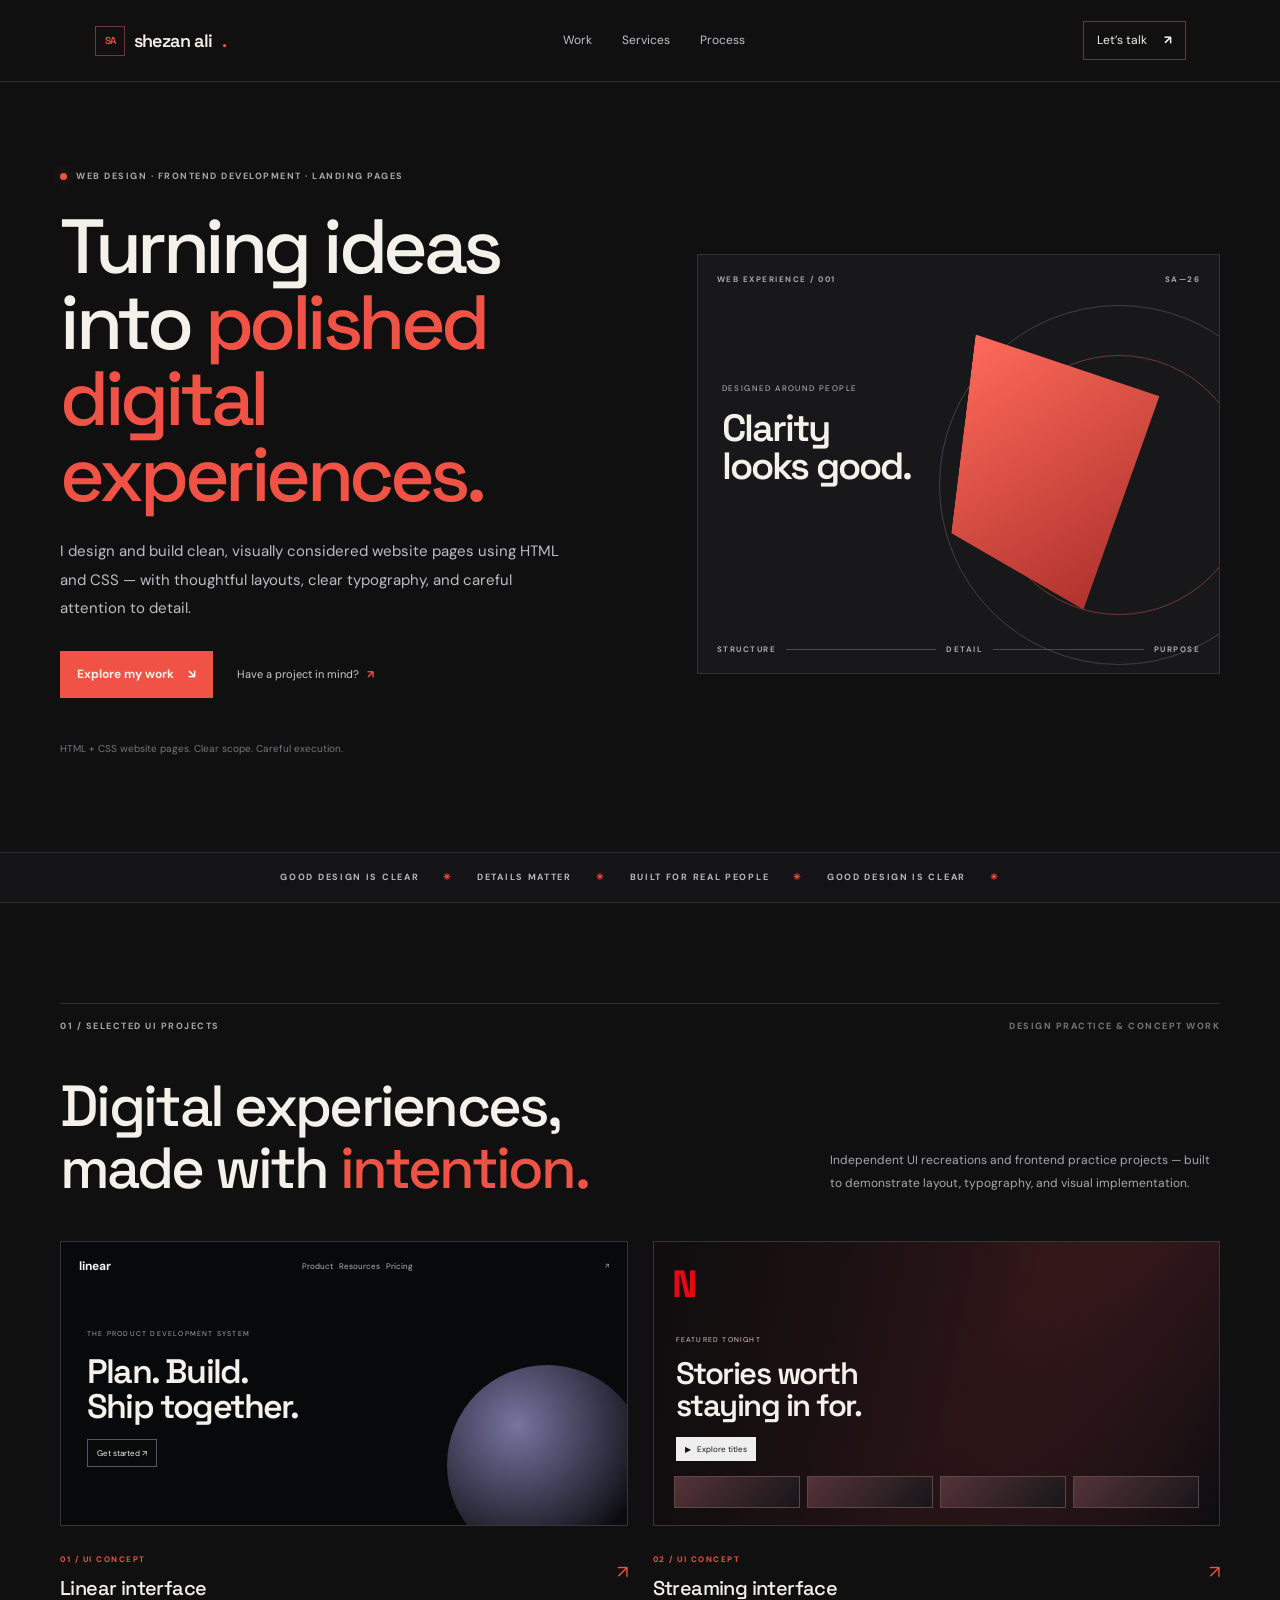
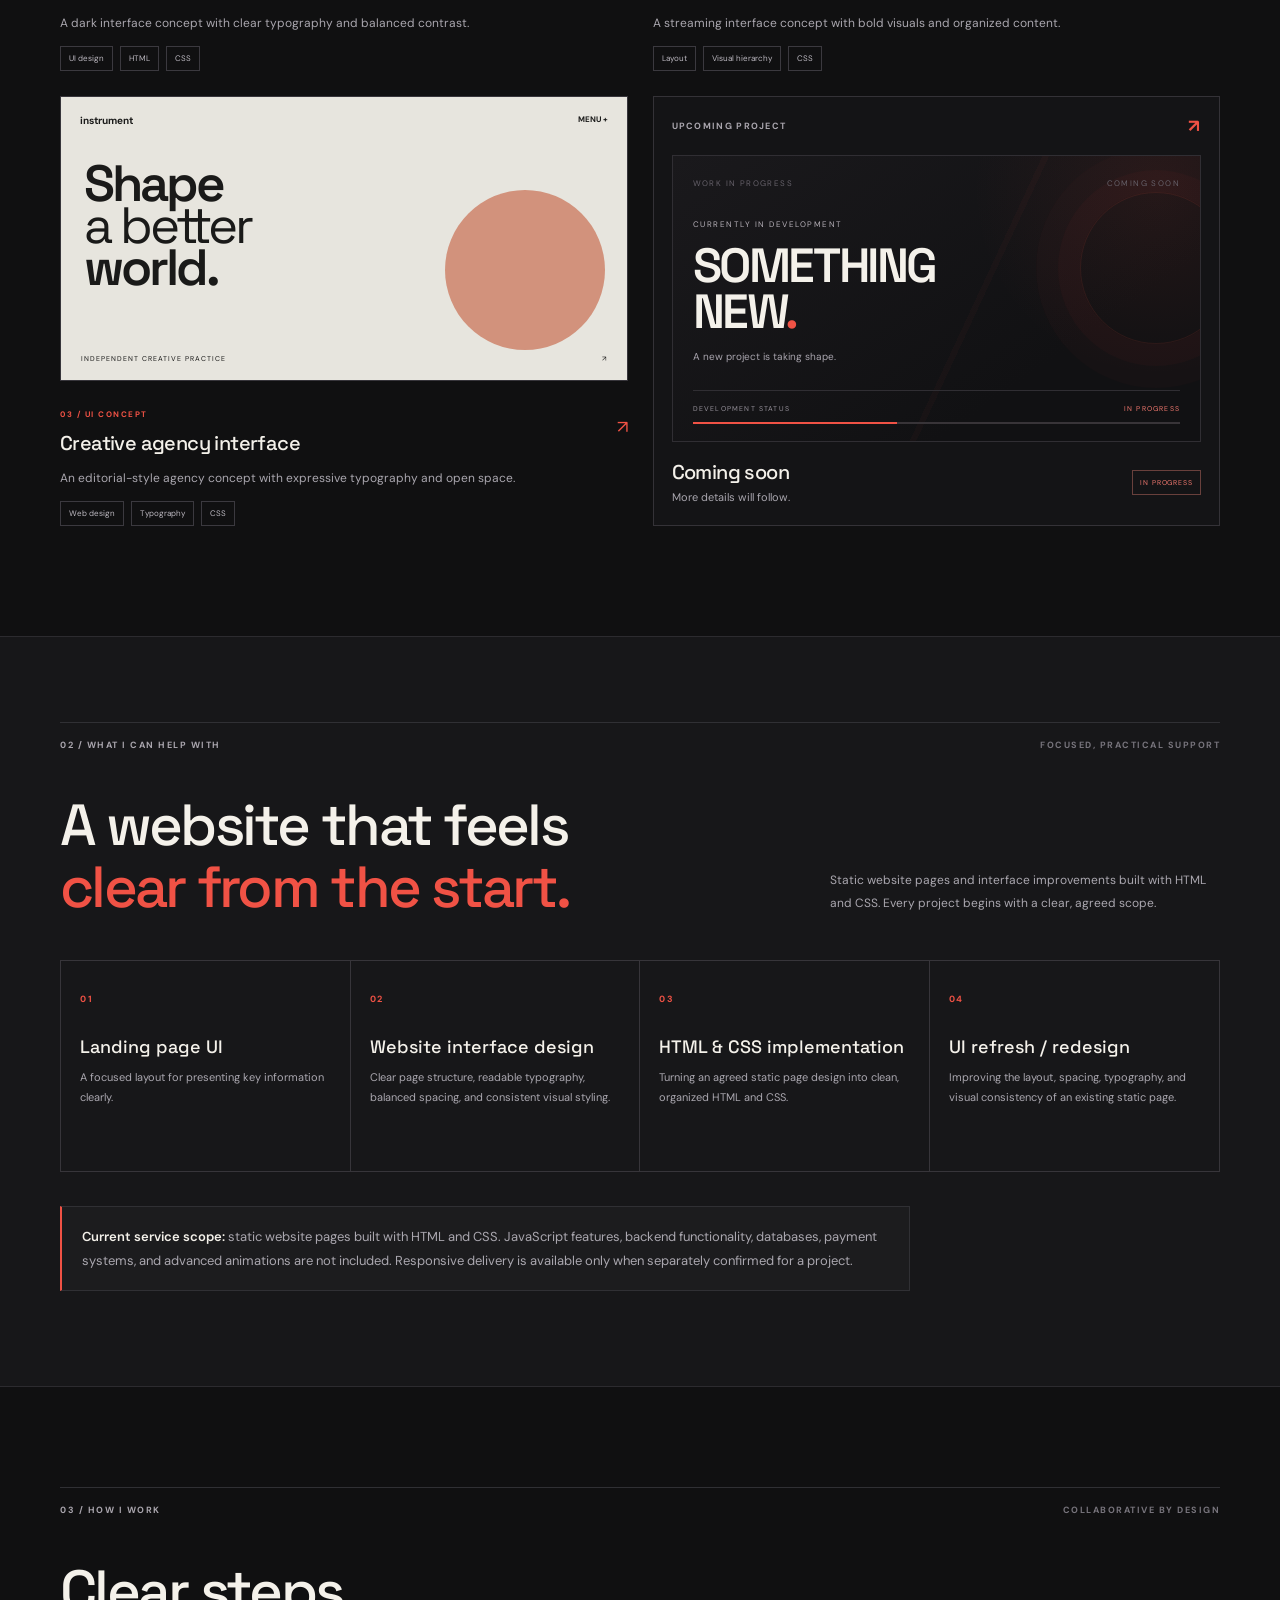
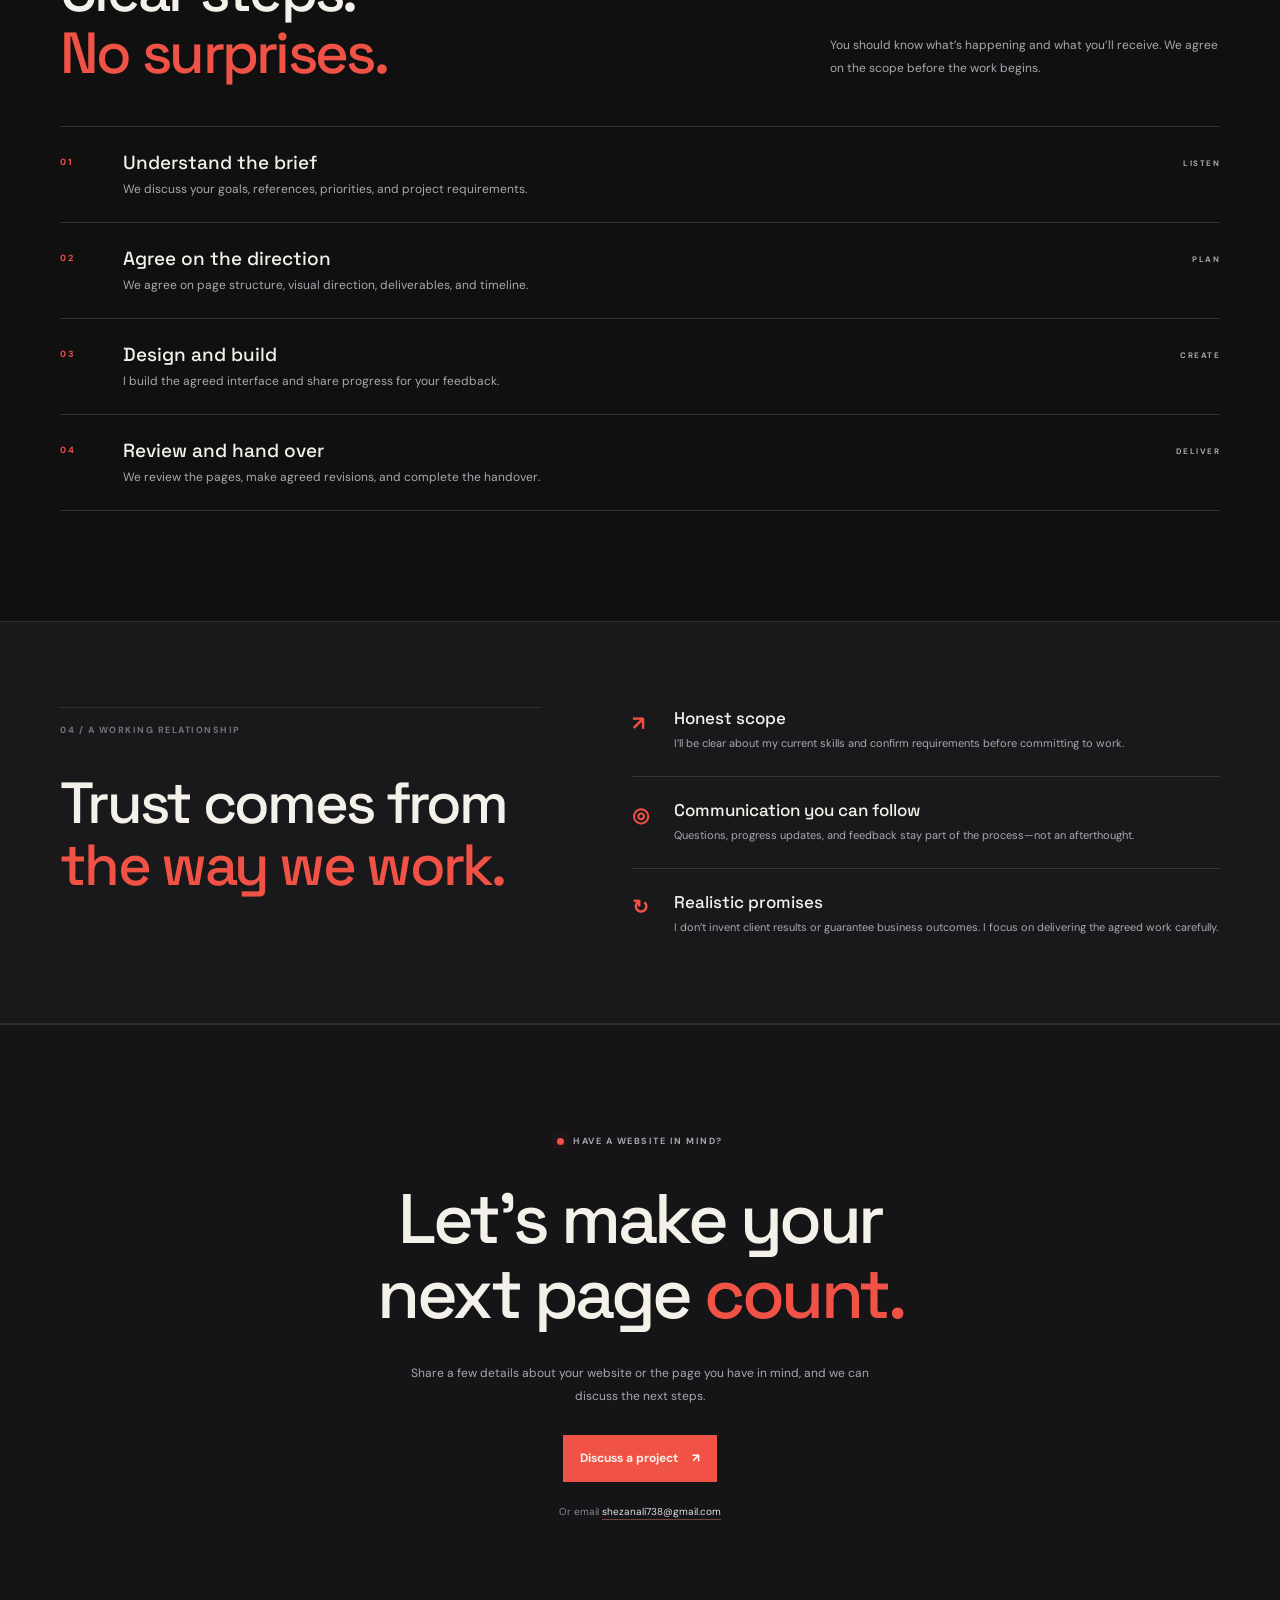
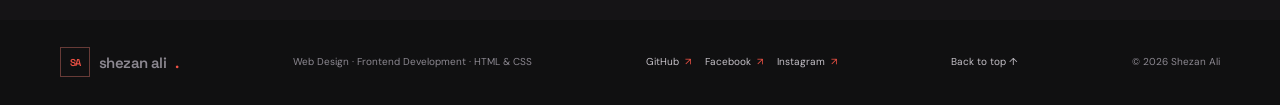
<file: index.html>
<!doctype html>
<html lang="en">

<head>
  <meta charset="utf-8" />
  <meta name="viewport" content="width=device-width, initial-scale=1" />
  <meta name="description"
    content="Shezan Ali is a web designer and frontend developer creating clean website interfaces and static landing pages with HTML and CSS." />
  <meta name="theme-color" content="#101011" />
  <title>Shezan Ali — Web Designer &amp; Frontend Developer</title>
  <link rel="preconnect" href="https://fonts.googleapis.com" />
  <link rel="preconnect" href="https://fonts.gstatic.com" crossorigin />
  <link
    href="https://fonts.googleapis.com/css2?family=DM+Sans:wght@400;500;600;700&family=Space+Grotesk:wght@400;500;600;700&display=swap"
    rel="stylesheet" />
  <link rel="stylesheet" href="style.css" />
</head>

<body>
  <header class="nav wrap">
    <a class="logo" href="#top"><span>SA</span> shezan ali<span class="red">.</span></a>
    <nav>
      <a href="#work">Work</a><a href="#services">Services</a><a href="#process">Process</a>
    </nav>
    <a class="nav-cta" href="#contact">Let’s talk <b>↗</b></a>
  </header>
  <main id="top">
    <section class="hero wrap">
      <div class="hero-copy">
        <p class="eyebrow"><i></i> WEB DESIGN · FRONTEND DEVELOPMENT · LANDING PAGES</p>
        <h1>Turning ideas into <em>polished digital experiences.</em></h1>
        <p class="lede">
          I design and build clean, visually considered website pages using HTML and CSS — with thoughtful layouts,
          clear typography, and careful attention to detail.
        </p>
        <div class="actions">
          <a class="button" href="#work">Explore my work <b>↘</b></a><a class="text-link" href="#contact">Have a project
            in mind? <b>↗</b></a>
        </div>
        <p class="quiet-note">
          HTML + CSS website pages. Clear scope. Careful execution.
        </p>
      </div>
      <div class="hero-visual">
        <div class="visual-top">
          <span>WEB EXPERIENCE / 001</span><span>SA—26</span>
        </div>
        <div class="orbit orbit1"></div>
        <div class="orbit orbit2"></div>
        <div class="hero-block"></div>
        <div class="hero-label">
          <small>DESIGNED AROUND PEOPLE</small><strong>Clarity<br />looks good.</strong>
        </div>
        <div class="visual-bottom">
          <span>STRUCTURE</span><i></i><span>DETAIL</span><i></i><span>PURPOSE</span>
        </div>
      </div>
    </section>
    <div class="ticker">
      <div>
        GOOD DESIGN IS CLEAR <b>✳</b> DETAILS MATTER <b>✳</b> BUILT FOR REAL
        PEOPLE <b>✳</b> GOOD DESIGN IS CLEAR <b>✳</b>
      </div>
    </div>
    <section class="section wrap" id="work">
      <div class="kicker">
        <span>01 / SELECTED UI PROJECTS</span><span>DESIGN PRACTICE & CONCEPT WORK</span>
      </div>
      <div class="section-intro">
        <h2>Digital experiences,<br />made with <em>intention.</em></h2>
        <p>
          Independent UI recreations and frontend practice projects — built to demonstrate layout, typography, and
          visual implementation.
        </p>
      </div>
      <div class="projects">
        <a class="project project-link" href="https://shezan-ali.github.io/linear-ui-clone/" target="_blank"
          rel="noopener noreferrer">
          <div class="preview linear" aria-label="Linear UI concept preview">
            <div class="preview-nav">
              <b>linear</b><span>Product&nbsp;&nbsp; Resources&nbsp;&nbsp; Pricing</span><small>↗</small>
            </div>
            <div class="preview-copy">
              <small>THE PRODUCT DEVELOPMENT SYSTEM</small><strong>Plan. Build.<br />Ship together.</strong>
              <div class="fake-button">Get started ↗</div>
            </div>
            <div class="preview-orb"></div>
          </div>
          <div class="project-meta">
            <div>
              <small>01 / UI CONCEPT</small>
              <h3>Linear interface</h3>
            </div>
            <span class="project-arrow">↗</span>
          </div>
          <p>
            A dark interface concept with clear typography and balanced
            contrast.
          </p>
          <div class="tags">
            <span>UI design</span><span>HTML</span><span>CSS</span>
          </div>
        </a>
        <a class="project project-link" href="https://shezan-ali.github.io/netflix-ui-clone/" target="_blank"
          rel="noopener noreferrer">
          <div class="preview netflix" aria-label="Streaming UI concept preview">
            <div class="stream-logo">N</div>
            <div class="stream-shade"></div>
            <div class="stream-content">
              <small>FEATURED TONIGHT</small><strong>Stories worth<br />staying in for.</strong><span>▶ &nbsp; Explore
                titles</span>
            </div>
            <div class="stream-row"><i></i><i></i><i></i><i></i></div>
          </div>
          <div class="project-meta">
            <div>
              <small>02 / UI CONCEPT</small>
              <h3>Streaming interface</h3>
            </div>
            <span class="project-arrow">↗</span>
          </div>
          <p>
            A streaming interface concept with bold visuals and organized
            content.
          </p>
          <div class="tags">
            <span>Layout</span><span>Visual hierarchy</span><span>CSS</span>
          </div>
        </a>
        <a class="project project-link" href="https://shezan-ali.github.io/instrument-ui-clone/" target="_blank"
          rel="noopener noreferrer">
          <div class="preview instrument" aria-label="Agency website concept preview">
            <div class="inst-nav">instrument <span>MENU +</span></div>
            <div class="inst-title">
              Shape<br /><i>a better</i><br />world.
            </div>
            <div class="inst-footer">
              INDEPENDENT CREATIVE PRACTICE <span>↗</span>
            </div>
            <div class="inst-circle"></div>
          </div>
          <div class="project-meta">
            <div>
              <small>03 / UI CONCEPT</small>
              <h3>Creative agency interface</h3>
            </div>
            <span class="project-arrow">↗</span>
          </div>
          <p>
            An editorial-style agency concept with expressive typography and
            open space.
          </p>
          <div class="tags">
            <span>Web design</span><span>Typography</span><span>CSS</span>
          </div>
        </a>
        <article class="project-card project-next">
          <div class="project-top">
            <span>UPCOMING PROJECT</span><span class="project-arrow">↗</span>
          </div>
          <div class="next-art">
            <div class="next-art-index">
              <span>WORK IN PROGRESS</span><span>COMING SOON</span>
            </div>
            <div class="next-art-main">
              <span class="next-label">CURRENTLY IN DEVELOPMENT</span><strong>Something<br />new<span>.</span></strong>
              <p>A new project is taking shape.</p>
            </div>
            <div class="next-progress">
              <span class="progress-label">DEVELOPMENT STATUS</span><span class="progress-state">IN PROGRESS</span>
              <div class="progress-track"><i></i></div>
            </div>
          </div>
          <div class="project-info">
            <div>
              <h3>Coming soon</h3>
              <p>More details will follow.</p>
            </div>
            <span class="project-tag">IN PROGRESS</span>
          </div>
        </article>
      </div>
    </section>
    <section class="services" id="services">
      <div class="wrap">
        <div class="kicker">
          <span>02 / WHAT I CAN HELP WITH</span><span>FOCUSED, PRACTICAL SUPPORT</span>
        </div>
        <div class="section-intro">
          <h2>A website that feels<br /><em>clear from the start.</em></h2>
          <p>
            Static website pages and interface improvements built with HTML
            and CSS. Every project begins with a clear, agreed scope.
          </p>
        </div>
        <div class="service-grid">
          <article>
            <span>01</span>
            <h3>Landing page UI</h3>
            <p>A focused layout for presenting key information clearly.</p>
          </article>
          <article>
            <span>02</span>
            <h3>Website interface design</h3>
            <p>
              Clear page structure, readable typography, balanced spacing,
              and consistent visual styling.
            </p>
          </article>
          <article>
            <span>03</span>
            <h3>HTML & CSS implementation</h3>
            <p>
              Turning an agreed static page design into clean, organized
              HTML and CSS.
            </p>
          </article>
          <article>
            <span>04</span>
            <h3>UI refresh / redesign</h3>
            <p>
              Improving the layout, spacing, typography, and visual
              consistency of an existing static page.
            </p>
          </article>
        </div>
        <p class="scope-note"><strong>Current service scope:</strong> static website pages built with HTML and CSS.
          JavaScript features, backend functionality, databases, payment systems, and advanced animations are not
          included. Responsive delivery is available only when separately confirmed for a project.</p>
      </div>
    </section>
    <section class="section wrap" id="process">
      <div class="kicker">
        <span>03 / HOW I WORK</span><span>COLLABORATIVE BY DESIGN</span>
      </div>
      <div class="section-intro">
        <h2>Clear steps.<br /><em>No surprises.</em></h2>
        <p>
          You should know what’s happening and what you’ll receive. We agree
          on the scope before the work begins.
        </p>
      </div>
      <div class="steps">
        <article>
          <b>01</b>
          <div>
            <h3>Understand the brief</h3>
            <p>
              We discuss your goals, references, priorities, and project
              requirements.
            </p>
          </div>
          <small>LISTEN</small>
        </article>
        <article>
          <b>02</b>
          <div>
            <h3>Agree on the direction</h3>
            <p>
              We agree on page structure, visual direction, deliverables, and
              timeline.
            </p>
          </div>
          <small>PLAN</small>
        </article>
        <article>
          <b>03</b>
          <div>
            <h3>Design and build</h3>
            <p>
              I build the agreed interface and share progress for your
              feedback.
            </p>
          </div>
          <small>CREATE</small>
        </article>
        <article>
          <b>04</b>
          <div>
            <h3>Review and hand over</h3>
            <p>
              We review the pages, make agreed revisions, and complete the
              handover.
            </p>
          </div>
          <small>DELIVER</small>
        </article>
      </div>
    </section>
    <section class="trust">
      <div class="wrap trust-layout">
        <div>
          <div class="kicker"><span>04 / A WORKING RELATIONSHIP</span></div>
          <h2>Trust comes from<br /><em>the way we work.</em></h2>
        </div>
        <div class="trust-list">
          <article>
            <b>↗</b>
            <div>
              <h3>Honest scope</h3>
              <p>
                I’ll be clear about my current skills and confirm requirements
                before committing to work.
              </p>
            </div>
          </article>
          <article>
            <b>◎</b>
            <div>
              <h3>Communication you can follow</h3>
              <p>
                Questions, progress updates, and feedback stay part of the
                process—not an afterthought.
              </p>
            </div>
          </article>
          <article>
            <b>↻</b>
            <div>
              <h3>Realistic promises</h3>
              <p>
                I don’t invent client results or guarantee business outcomes.
                I focus on delivering the agreed work carefully.
              </p>
            </div>
          </article>
        </div>
      </div>
    </section>
    <section class="contact" id="contact">
      <div class="wrap contact-inner">
        <p class="eyebrow"><i></i> HAVE A WEBSITE IN MIND?</p>
        <h2>Let’s make your<br />next page <em>count.</em></h2>
        <p>
          Share a few details about your website or the page you have in mind,
          and we can discuss the next steps.
        </p>
        <a class="button"
          href="mailto:shezanali738@gmail.com?subject=Website%20project%20inquiry&body=Hi%20Shezan%2C%0A%0AI'd%20like%20to%20discuss%20a%20website%20project.%0A%0ABusiness%2Fproject%3A%0APage(s)%20needed%3A%0AStyle%20or%20reference%3A%0ATimeline%3A%0A%0AThanks!">Discuss
          a project <b>↗</b></a><small>Or email
          <a href="mailto:shezanali738@gmail.com">shezanali738@gmail.com</a></small>
      </div>
    </section>
  </main>
  <footer class="footer wrap">
    <a class="logo" href="#top"><span>SA</span> shezan ali<span class="red">.</span></a>
    <p>Web Design · Frontend Development · HTML & CSS</p>
    <div class="social-links" aria-label="Social profiles">
      <a href="https://github.com/shezan-ali/my-portfolio" target="_blank" rel="noopener noreferrer">GitHub
        <span>↗</span></a><a href="https://www.facebook.com/share/1A8JZzRmXF/" target="_blank"
        rel="noopener noreferrer">Facebook <span>↗</span></a><a href="https://www.instagram.com/1tx.shezanali/"
        target="_blank" rel="noopener noreferrer">Instagram <span>↗</span></a>
    </div>
    <a href="#top">Back to top ↑</a><small>© <span id="year">2026</span> Shezan Ali</small>
  </footer>
  <script>
    document.getElementById("year").textContent = new Date().getFullYear();
  </script>
</body>

</html>
</file>
<file: style.css>
* {
    box-sizing: border-box
}

:root {
    --bg: #101011;
    --panel: #171719;
    --text: #f4f1ea;
    --muted: #aaa7af;
    --line: #303034;
    --red: #f05245;
    --max: 1160px
}

html {
    scroll-behavior: smooth;
    scroll-padding-top: 90px
}

body {
    margin: 0;
    background: var(--bg);
    color: var(--text);
    font-family: 'DM Sans', Arial, sans-serif;
    line-height: 1.6
}

a {
    color: inherit;
    text-decoration: none
}

.wrap {
    width: min(var(--max), calc(100% - 64px));
    margin: auto
}

.red,
.hero em,
.section-intro em,
.trust em,
.contact em {
    color: var(--red);
    font-style: normal
}


.nav {
    height: 82px;
    width: 100%;
    display: flex;
    align-items: center;
    justify-content: space-between;
    border-bottom: 1px solid var(--line);
    position: sticky;
    top: 0;
    z-index: 1000;
    background: #101011;
    padding-inline: 94.5px;
}


.logo {
    display: flex;
    align-items: center;
    gap: 9px;
    font: 600 18px 'Space Grotesk';
    letter-spacing: -.6px
}

.logo>span:first-child {
    border: 1px solid #673b37;
    color: var(--red);
    font-size: 10px;
    width: 30px;
    height: 30px;
    display: grid;
    place-items: center;
    letter-spacing: -1px
}

nav {
    display: flex;
    gap: 30px;
    font-size: 12px;
    color: #c4c1c8
}

nav a:hover,
.text-link:hover {
    color: var(--red)
}

.nav-cta {
    border: 1px solid #59403d;
    padding: 9px 13px;
    font-size: 12px
}

.nav-cta b,
.button b {
    color: #fff;
    margin-left: 14px
}

.hero {
    display: grid;
    grid-template-columns: 1fr .9fr;
    gap: 55px;
    align-items: center;
    padding-top: 78px;
    padding-bottom: 85px;
    min-height: 620px
}

.eyebrow,
.kicker,
.visual-top,
.visual-bottom,
.project-meta small,
.service-grid article>span,
.steps article>b,
.steps article>small {
    font-size: 9px;
    letter-spacing: 1.5px;
    font-weight: 700;
    color: #aaa6ae
}

.eyebrow {
    display: flex;
    align-items: center;
    gap: 9px
}

.eyebrow i {
    width: 7px;
    height: 7px;
    background: var(--red);
    border-radius: 50%;
    box-shadow: 0 0 12px #f0524566
}

.hero h1 {
    font: 500 clamp(50px, 6vw, 78px)/.99 'Space Grotesk';
    letter-spacing: -4.5px;
    margin: 25px 0
}

.lede {
    font-size: 15px;
    line-height: 1.9;
    color: #bfbbc3;
    max-width: 520px
}

.actions {
    display: flex;
    align-items: center;
    gap: 24px;
    flex-wrap: wrap;
    margin-top: 28px
}

.button {
    display: inline-flex;
    align-items: center;
    background: var(--red);
    padding: 14px 17px;
    font-size: 12px;
    font-weight: 700;
    transition: transform .2s, background .2s
}

.button:hover {
    transform: translateY(-2px);
    background: #ff6558
}

.text-link {
    font-size: 11px;
    color: #ccc8d0
}

.text-link b {
    color: var(--red);
    margin-left: 5px
}

.quiet-note {
    margin-top: 43px;
    color: #77747d;
    font-size: 10px
}

.hero-visual {
    height: 420px;
    position: relative;
    overflow: hidden;
    background: #18181a;
    border: 1px solid #343237
}

.visual-top {
    position: absolute;
    top: 18px;
    left: 19px;
    right: 19px;
    display: flex;
    justify-content: space-between;
    font-size: 8px;
    z-index: 2
}

.orbit {
    position: absolute;
    border: 1px solid #414045;
    border-radius: 50%;
    aspect-ratio: 1
}

.orbit1 {
    width: 360px;
    right: -80px;
    top: 50px
}

.orbit2 {
    width: 260px;
    right: -30px;
    top: 100px;
    border-color: #6d3a35
}

.hero-block {
    position: absolute;
    width: 190px;
    height: 260px;
    right: 70px;
    top: 90px;
    background: linear-gradient(140deg, #ff6a5a, #a82d29);
    clip-path: polygon(0 0, 100% 15%, 74% 100%, 0 77%);
    transform: rotate(7deg)
}

.hero-label {
    position: absolute;
    left: 24px;
    top: 118px;
    z-index: 2
}

.hero-label small {
    font-size: 8px;
    letter-spacing: 1.4px;
    color: #c1bbc3
}

.hero-label strong {
    display: block;
    font: 600 38px/.99 'Space Grotesk';
    letter-spacing: -2px;
    margin-top: 12px
}

.visual-bottom {
    position: absolute;
    left: 19px;
    right: 19px;
    bottom: 17px;
    display: flex;
    gap: 10px;
    align-items: center;
    font-size: 8px
}

.visual-bottom i {
    height: 1px;
    flex: 1;
    background: #4a474e
}

.ticker {
    overflow: hidden;
    border-block: 1px solid #2e2d31;
    background: #141416;
}

.ticker div {
    width: 100%;
    box-sizing: border-box;
    padding: 17px 20px;
    display: flex;
    flex-wrap: wrap;
    justify-content: center;
    align-items: center;
    gap: 12px 24px;
    font-size: 9px;
    letter-spacing: 1.7px;
    font-weight: 700;
    color: #b9b5bd;
    text-align: center;
}

.ticker b {
    color: var(--red);
}

@media (max-width: 580px) {
    .ticker div {
        padding: 14px 16px;
        gap: 10px 14px;
        font-size: 8px;
        letter-spacing: 1.2px;
    }
}

.section {
    padding-top: 100px;
    padding-bottom: 110px
}

.kicker {
    display: flex;
    justify-content: space-between;
    border-top: 1px solid var(--line);
    padding-top: 15px
}

.kicker span:last-child {
    color: #77747c;
    text-align: right
}

.section-intro {
    display: flex;
    justify-content: space-between;
    align-items: end;
    gap: 40px;
    margin: 42px 0
}

.section-intro h2,
.trust h2,
.contact h2 {
    font: 500 clamp(38px, 4.6vw, 58px)/1.07 'Space Grotesk';
    letter-spacing: -2.7px;
    margin: 0
}

.section-intro>p {
    max-width: 390px;
    color: #aaa7af;
    font-size: 12px;
    line-height: 1.9;
    margin: 0 0 4px
}

.projects {
    display: grid;
    grid-template-columns: 1fr 1fr;
    gap: 25px
}

.project {
    min-width: 0
}

.preview {
    height: 285px;
    display: block;
    position: relative;
    overflow: hidden;
    border: 1px solid #37353b;
    transition: border-color .2s, transform .2s
}

.preview:hover {
    border-color: #8b4b43;
    transform: translateY(-3px)
}

.linear {
    background: #08090b;
    padding: 15px 18px
}

.preview-nav {
    display: flex;
    align-items: center;
    justify-content: space-between;
    font-size: 8px;
    color: #b8b8bd;
    position: relative;
    z-index: 2
}

.preview-nav b {
    font-size: 12px;
    color: #f3f2f5
}

.preview-copy {
    position: absolute;
    top: 76px;
    left: 26px;
    z-index: 2
}

.preview-copy small,
.store-copy small {
    font-size: 7px;
    letter-spacing: 1.2px;
    color: #aaa7af
}

.preview-copy strong {
    display: block;
    font: 600 34px/1.03 'Space Grotesk';
    letter-spacing: -1.8px;
    margin-top: 10px
}

.fake-button {
    font-size: 8px;
    border: 1px solid #57565e;
    padding: 7px 9px;
    display: inline-block;
    margin-top: 15px
}

.preview-orb {
    position: absolute;
    width: 200px;
    height: 200px;
    border-radius: 50%;
    right: -20px;
    bottom: -40px;
    background: radial-gradient(circle at 35% 30%, #7774a1, #282735 55%, #0c0c10 72%);
    filter: blur(.2px)
}

.netflix {
    background: linear-gradient(120deg, #171011, #481d20 55%, #0d0d10);
    padding: 18px
}

.stream-logo {
    font: 700 38px 'Space Grotesk';
    color: #e50914;
    position: relative;
    z-index: 2
}

.stream-shade {
    position: absolute;
    inset: 0;
    background: linear-gradient(90deg, #100d0ef2 0%, #1b1011a8 55%, transparent)
}

.stream-content {
    position: absolute;
    left: 22px;
    top: 82px;
    z-index: 2
}

.stream-content small {
    font-size: 7px;
    letter-spacing: 1.2px;
    color: #e1c9c9
}

.stream-content strong {
    display: block;
    font: 600 31px/1.03 'Space Grotesk';
    letter-spacing: -1.5px;
    margin: 8px 0 13px
}

.stream-content>span {
    font-size: 8px;
    background: #eee;
    color: #151515;
    padding: 7px 9px
}

.stream-row {
    position: absolute;
    bottom: 17px;
    left: 20px;
    right: 20px;
    display: flex;
    gap: 7px
}

.stream-row i {
    height: 32px;
    flex: 1;
    background: linear-gradient(135deg, #553338, #171619);
    border: 1px solid #5e4547
}

.instrument {
    background: #e7e5de;
    color: #1a1a19;
    padding: 16px 19px
}

.inst-nav {
    display: flex;
    justify-content: space-between;
    font-size: 10px;
    font-weight: 700;
    position: relative;
    z-index: 2
}

.inst-nav span {
    font-size: 8px
}

.inst-title {
    position: absolute;
    top: 66px;
    left: 23px;
    font: 600 51px/.82 'Space Grotesk';
    letter-spacing: -3px;
    z-index: 2
}

.inst-title i {
    font-style: normal;
    font-weight: 400
}

.inst-footer {
    position: absolute;
    bottom: 16px;
    left: 20px;
    right: 20px;
    display: flex;
    justify-content: space-between;
    font-size: 7px;
    letter-spacing: 1px;
    z-index: 2
}

.inst-circle {
    position: absolute;
    width: 160px;
    height: 160px;
    border-radius: 50%;
    background: #e8a38e;
    right: 22px;
    bottom: 30px;
    mix-blend-mode: multiply
}

.storefront {
    background: #e4e1d9;
    color: #181818;
    padding: 15px 18px
}

.store-top {
    font: 700 14px 'Space Grotesk';
    display: flex;
    justify-content: space-between;
    align-items: center
}

.store-top span {
    font: 600 6px 'DM Sans';
    letter-spacing: .5px
}

.shoe-shape {
    position: absolute;
    right: 18px;
    top: 90px;
    width: 190px;
    height: 75px;
    background: #f05245;
    clip-path: polygon(0 35%, 20% 26%, 40% 0, 55% 15%, 70% 50%, 100% 65%, 96% 85%, 24% 100%, 4% 75%);
    transform: rotate(-12deg);
    font: 700 12px 'Space Grotesk';
    color: #fff;
    padding: 25px 0 0 65px
}

.store-copy {
    position: absolute;
    left: 22px;
    top: 85px
}

.store-copy strong {
    display: block;
    font: 600 28px/.98 'Space Grotesk';
    letter-spacing: -1.4px;
    margin: 10px 0
}

.store-copy>span {
    font-size: 8px;
    border-bottom: 1px solid #222;
    padding-bottom: 3px
}

.project-meta {
    display: flex;
    justify-content: space-between;
    align-items: center;
    margin-top: 18px
}

.project-meta small {
    color: var(--red);
    font-size: 8px
}

.project-meta h3 {
    font: 500 20px 'Space Grotesk';
    letter-spacing: -.6px;
    margin: 5px 0 0
}

.project-arrow {
    font-size: 18px;
    color: var(--red)
}

.project>p {
    color: #a9a6ae;
    font-size: 12px;
    line-height: 1.8;
    margin: 12px 0
}

.tags {
    display: flex;
    gap: 7px;
    flex-wrap: wrap
}

.tags span {
    font-size: 8px;
    border: 1px solid #3b393f;
    padding: 5px 8px;
    color: #bdb9c1
}

.services {
    background: #171719;
    border-block: 1px solid #2c2b2f;
    padding: 85px 0 95px
}

.service-grid {
    display: grid;
    grid-template-columns: repeat(4, 1fr);
    border: 1px solid #37353a
}

.service-grid article {
    padding: 23px 19px;
    min-height: 210px;
    border-right: 1px solid #37353a
}

.service-grid article:last-child {
    border: 0
}

.service-grid article>span {
    color: var(--red)
}

.service-grid h3 {
    font: 500 18px 'Space Grotesk';
    margin: 25px 0 10px
}

.service-grid p {
    font-size: 11px;
    color: #aaa7af;
    line-height: 1.8;
    margin: 0
}

.steps {
    border-top: 1px solid var(--line)
}

.steps article {
    display: grid;
    grid-template-columns: 45px 1fr 90px;
    gap: 18px;
    padding: 23px 0;
    border-bottom: 1px solid var(--line);
    align-items: start
}

.steps article>b {
    color: var(--red);
    padding-top: 5px
}

.steps h3 {
    font: 500 19px 'Space Grotesk';
    margin: 0 0 5px
}

.steps p {
    font-size: 12px;
    color: #aaa7af;
    margin: 0;
    max-width: 620px
}

.steps article>small {
    text-align: right;
    font-size: 8px;
    padding-top: 7px
}

.trust {
    background: #19181a;
    border-block: 1px solid #2e2c30;
    padding: 85px 0
}

.trust-layout {
    display: grid;
    grid-template-columns: .9fr 1.1fr;
    gap: 90px
}

.trust h2 {
    margin-top: 34px
}

.trust-list article {
    display: grid;
    grid-template-columns: 28px 1fr;
    gap: 14px;
    padding: 0 0 22px;
    margin-bottom: 22px;
    border-bottom: 1px solid #38363b
}

.trust-list article:last-child {
    border: 0;
    margin: 0;
    padding: 0
}

.trust-list article>b {
    color: var(--red);
    font-size: 20px
}

.trust-list h3 {
    font: 500 17px 'Space Grotesk';
    margin: 0 0 5px
}

.trust-list p {
    font-size: 11px;
    color: #aaa7af;
    line-height: 1.8;
    margin: 0
}

.contact {
    padding: 100px 0;
    text-align: center;
    background: #151416;
    border-top: 1px solid #2e2c30
}

.contact-inner {
    display: flex;
    flex-direction: column;
    align-items: center
}

.contact h2 {
    font-size: clamp(44px, 6vw, 70px);
    letter-spacing: -3.5px;
    margin: 25px 0 18px
}

.contact-inner>p:not(.eyebrow) {
    max-width: 460px;
    color: #aaa7af;
    font-size: 12px;
    line-height: 1.9
}

.contact .button {
    margin-top: 15px
}

.contact-inner>small {
    margin-top: 22px;
    font-size: 10px;
    color: #8d8992
}

.contact-inner>small a {
    color: #e5e0e7;
    text-decoration: underline;
    text-decoration-color: #75433d;
    text-underline-offset: 4px
}

.footer {
    min-height: 85px;
    display: flex;
    align-items: center;
    justify-content: space-between;
    gap: 18px;
    color: #8c8891;
    font-size: 10px
}

.footer .logo {
    font-size: 15px
}

.footer p {
    margin: 0
}

.footer>a:not(.logo) {
    color: #c5c1c8
}

.footer>small {
    font-size: 10px
}

@media(max-width:850px) {
    .wrap {
        width: calc(100% - 42px)
    }

    .hero {
        grid-template-columns: 1fr;
        gap: 35px;
        padding-top: 65px
    }

    .hero-visual {
        height: 370px
    }

    .section-intro {
        align-items: start;
        flex-direction: column;
        gap: 18px
    }

    .section-intro>p {
        max-width: 550px
    }

    .service-grid {
        grid-template-columns: 1fr 1fr
    }

    .service-grid article:nth-child(2) {
        border-right: 0
    }

    .service-grid article:nth-child(-n+2) {
        border-bottom: 1px solid #37353a
    }

    .trust-layout {
        grid-template-columns: 1fr;
        gap: 35px
    }

    .trust h2 {
        margin-top: 22px
    }
}

@media(max-width:580px) {
    .wrap {
        width: calc(100% - 34px)
    }

    .nav {
        height: 70px
    }

    .logo {
        font-size: 15px
    }

    nav {
        display: none
    }

    .nav-cta {
        font-size: 10px;
        padding: 8px 10px
    }

    .hero {
        padding-top: 55px;
        padding-bottom: 60px
    }

    .hero h1 {
        font-size: clamp(47px, 12.8vw, 65px);
        letter-spacing: -3px
    }

    .lede {
        font-size: 13px
    }

    .actions {
        gap: 16px
    }

    .button {
        font-size: 11px;
        padding: 13px
    }

    .text-link {
        font-size: 10px
    }

    .quiet-note {
        margin-top: 30px
    }

    .hero-visual {
        height: 330px
    }

    .hero-block {
        width: 145px;
        height: 215px;
        right: 35px;
        top: 82px
    }

    .orbit1 {
        width: 290px;
        right: -95px
    }

    .orbit2 {
        width: 220px;
        right: -55px;
        top: 95px
    }

    .hero-label {
        left: 18px;
        top: 108px
    }

    .hero-label strong {
        font-size: 31px
    }

    .section {
        padding-top: 72px;
        padding-bottom: 78px
    }

    .kicker {
        font-size: 8px;
        letter-spacing: 1px
    }

    .kicker span:last-child {
        max-width: 45%
    }

    .section-intro {
        margin: 30px 0
    }

    .section-intro h2,
    .trust h2 {
        font-size: 39px;
        letter-spacing: -2px
    }

    .section-intro>p {
        font-size: 11px
    }

    .projects {
        grid-template-columns: 1fr;
        gap: 30px
    }

    .preview {
        height: 260px
    }

    .preview-copy strong {
        font-size: 31px
    }

    .inst-title {
        font-size: 47px
    }

    .services {
        padding: 70px 0
    }

    .service-grid {
        grid-template-columns: 1fr
    }

    .service-grid article {
        min-height: 0;
        border-right: 0;
        border-bottom: 1px solid #37353a !important;
        padding: 19px
    }

    .service-grid article:last-child {
        border-bottom: 0 !important
    }

    .service-grid h3 {
        margin: 13px 0 7px
    }

    .service-grid p {
        font-size: 11px
    }

    .steps article {
        grid-template-columns: 28px 1fr;
        gap: 12px
    }

    .steps article>small {
        display: none
    }

    .steps h3 {
        font-size: 17px
    }

    .steps p {
        font-size: 11px
    }

    .trust {
        padding: 70px 0
    }

    .contact {
        padding: 75px 0
    }

    .contact h2 {
        font-size: clamp(43px, 11vw, 58px);
        letter-spacing: -2.5px
    }

    .footer {
        display: grid;
        grid-template-columns: 1fr 1fr;
        padding: 20px 0;
        gap: 12px
    }

    .footer p {
        text-align: right
    }

    .footer>a:not(.logo) {
        text-align: right
    }

    .footer>small {
        grid-column: 1/-1
    }
}

/* NIKE and Stripe project cards: previews are visual-only until project URLs are available. */
.preview-coming {
    position: absolute;
    right: 12px;
    bottom: 10px;
    z-index: 5;
    font-size: 6px;
    letter-spacing: 1px;
    color: #6e6a70;
    background: rgba(255, 255, 255, .75);
    padding: 5px 7px;
    border: 1px solid rgba(30, 30, 30, .12)
}

.stripe-preview {
    background: #f7f8fc;
    color: #252a36;
    padding: 15px 17px;
    font-family: 'DM Sans', sans-serif
}

.stripe-top {
    display: flex;
    align-items: center;
    justify-content: space-between;
    gap: 8px;
    font-size: 6px;
    color: #777d8c;
    border-bottom: 1px solid #e4e7ef;
    padding-bottom: 10px
}

.stripe-brand {
    font: 700 17px 'Space Grotesk';
    letter-spacing: -1px;
    color: #635bff
}

.stripe-brand span {
    color: #252a36
}

.stripe-top b {
    font-size: 9px;
    color: #a1a6b3
}

.stripe-heading {
    display: flex;
    flex-direction: column;
    align-items: flex-start;
    margin-top: 18px
}

.stripe-heading small,
.stripe-stats small {
    font-size: 6px;
    letter-spacing: .8px;
    color: #858b9a
}

.stripe-heading strong {
    font: 600 19px 'Space Grotesk';
    letter-spacing: -.7px;
    margin-top: 4px
}

.stripe-heading>span {
    font-size: 7px;
    color: #858b9a;
    margin-top: 2px
}

.stripe-stats {
    display: grid;
    grid-template-columns: 1fr 1fr;
    gap: 9px;
    margin-top: 13px
}

.stripe-stats>div {
    background: #fff;
    border: 1px solid #e6e8f0;
    border-radius: 4px;
    padding: 10px 9px;
    min-width: 0
}

.stripe-stats strong {
    display: block;
    font: 600 17px 'Space Grotesk';
    letter-spacing: -.6px;
    margin: 6px 0 4px;
    white-space: nowrap
}

.stripe-stats strong span {
    font-size: 10px;
    color: #9ca1af
}

.stripe-stats i {
    font-style: normal;
    font-size: 6px;
    color: #168b68
}

.stripe-chart {
    margin-top: 10px;
    background: #fff;
    border: 1px solid #e6e8f0;
    border-radius: 4px;
    padding: 8px 10px 0
}

.chart-label {
    display: flex;
    justify-content: space-between;
    font-size: 7px;
    color: #5d6372
}

.chart-label b {
    font-weight: 500;
    color: #858b9a
}

.chart-bars {
    height: 45px;
    display: flex;
    align-items: flex-end;
    gap: 5px;
    padding-top: 8px
}

.chart-bars i {
    flex: 1;
    background: linear-gradient(180deg, #928cff, #635bff);
    border-radius: 2px 2px 0 0;
    height: 40%
}

.chart-bars i:nth-child(2) {
    height: 58%
}

.chart-bars i:nth-child(3) {
    height: 48%
}

.chart-bars i:nth-child(4) {
    height: 72%
}

.chart-bars i:nth-child(5) {
    height: 62%
}

.chart-bars i:nth-child(6) {
    height: 84%
}

.chart-bars i:nth-child(7) {
    height: 55%
}

.chart-bars i:nth-child(8) {
    height: 69%
}

.chart-bars i:nth-child(9) {
    height: 91%
}

.chart-bars i:nth-child(10) {
    height: 72%
}

.chart-bars i:nth-child(11) {
    height: 82%
}

.chart-bars i:nth-child(12) {
    height: 100%
}


/* Next project / in-progress card */
.project-card.project-next {
    min-width: 0;
    border: 1px solid #343237;
    background: #141416;
    padding: 15px 18px 18px;
    display: flex;
    flex-direction: column;
    min-height: 100%;
}

.project-top {
    display: flex;
    justify-content: space-between;
    align-items: center;
    color: #aaa6ae;
    font-size: 9px;
    letter-spacing: 1.3px;
    font-weight: 700;
}

.next-art {
    position: relative;
    min-height: 250px;
    overflow: hidden;
    margin: 14px 0 0;
    padding: 21px 20px 17px;
    background: linear-gradient(145deg, #1a191c, #111113 72%);
    border: 1px solid #302e33;
    display: flex;
    flex-direction: column;
    justify-content: space-between;
}

.next-art:before {
    content: "";
    position: absolute;
    inset: 0;
    background: linear-gradient(115deg, transparent 0 56%, #f0524508 56% 57%, transparent 57%), radial-gradient(circle at 92% 12%, #f0524515, transparent 34%);
    pointer-events: none;
}

.next-art:after {
    content: "";
    position: absolute;
    right: -32px;
    top: 36px;
    width: 150px;
    height: 150px;
    border: 1px solid #f052451c;
    border-radius: 50%;
    box-shadow: 0 0 0 22px #f0524508, 0 0 0 44px #f0524505;
    pointer-events: none;
}

.next-art-index {
    position: relative;
    z-index: 1;
    display: flex;
    justify-content: space-between;
    font-size: 8px;
    letter-spacing: 1.4px;
    color: #8e8992;
}

.next-art-index span {
    color: #66616a;
}

.next-art-main {
    position: relative;
    z-index: 1;
    margin: 28px 0 25px;
}

.next-label {
    display: block;
    font-size: 8px;
    letter-spacing: 1.5px;
    color: #b6b0b8;
    margin-bottom: 13px;
}

.next-art-main strong {
    display: block;
    font: 600 clamp(34px, 4vw, 48px)/.94 'Space Grotesk', sans-serif;
    letter-spacing: -2.4px;
    text-transform: uppercase;
}

.next-art-main strong span {
    color: var(--red);
}

.next-art-main p {
    max-width: 230px;
    font-size: 10px;
    line-height: 1.7;
    color: #a9a5ae;
    margin: 14px 0 0;
}

.next-progress {
    position: relative;
    z-index: 1;
    display: grid;
    grid-template-columns: 1fr auto;
    align-items: center;
    gap: 8px 12px;
    border-top: 1px solid #302e33;
    padding-top: 12px;
}

.progress-label,
.progress-state {
    font-size: 7px;
    letter-spacing: 1.2px;
    color: #96919a;
}

.progress-state {
    color: #f0786e;
}

.progress-track {
    grid-column: 1 / -1;
    height: 2px;
    background: #383438;
    overflow: hidden;
}

.progress-track i {
    display: block;
    width: 42%;
    height: 100%;
    background: var(--red);
}

.project-info {
    display: flex;
    align-items: center;
    justify-content: space-between;
    gap: 12px;
    margin-top: 17px;
}

.project-info h3 {
    font: 500 20px 'Space Grotesk', sans-serif;
    letter-spacing: -.6px;
    margin: 0;
}

.project-info p {
    font-size: 11px;
    color: #a9a6ae;
    margin: 4px 0 0;
}

.project-tag {
    flex-shrink: 0;
    font-size: 7px;
    letter-spacing: .9px;
    color: #f0786e;
    border: 1px solid #69403c;
    padding: 6px 7px;
}


/* Clickable published project cards */
.project-link {
    color: inherit;
    text-decoration: none;
    cursor: pointer;
}

.project-link:focus-visible {
    outline: 2px solid var(--red, #f05245);
    outline-offset: 5px;
    border-radius: 8px;
}

.social-links {
    display: flex;
    align-items: center;
    justify-content: center;
    gap: 14px;
    flex-wrap: wrap
}

.social-links a {
    font-size: 10px;
    color: #c5c1c8;
    transition: color .2s
}

.social-links a span {
    color: var(--red);
    margin-left: 3px
}

.social-links a:hover {
    color: var(--red)
}

@media(max-width:580px) {
    .social-links {
        grid-column: 1/-1;
        justify-content: flex-start;
        gap: 16px
    }

    .social-links a {
        font-size: 10px
    }
}

/* Portfolio refinements */
.scope-note {
    max-width: 850px;
    margin: 34px 0 0;
    padding: 18px 20px;
    border: 1px solid var(--line);
    border-left: 2px solid var(--red);
    background: rgba(255, 255, 255, .025);
    color: var(--muted);
    font-size: 13px;
    line-height: 1.8;
}

.scope-note strong {
    color: var(--text);
    font-weight: 600;
}

.project-unavailable {
    cursor: default;
}

.project-unavailable .project-arrow {
    opacity: .35;
}

.project-unavailable:hover {
    transform: none;
}

.project-unavailable .preview-coming {
    letter-spacing: .12em;
}

@media (max-width: 580px) {
    .scope-note {
        margin-top: 24px;
        padding: 15px 16px;
        font-size: 12px;
    }
}
</file>
